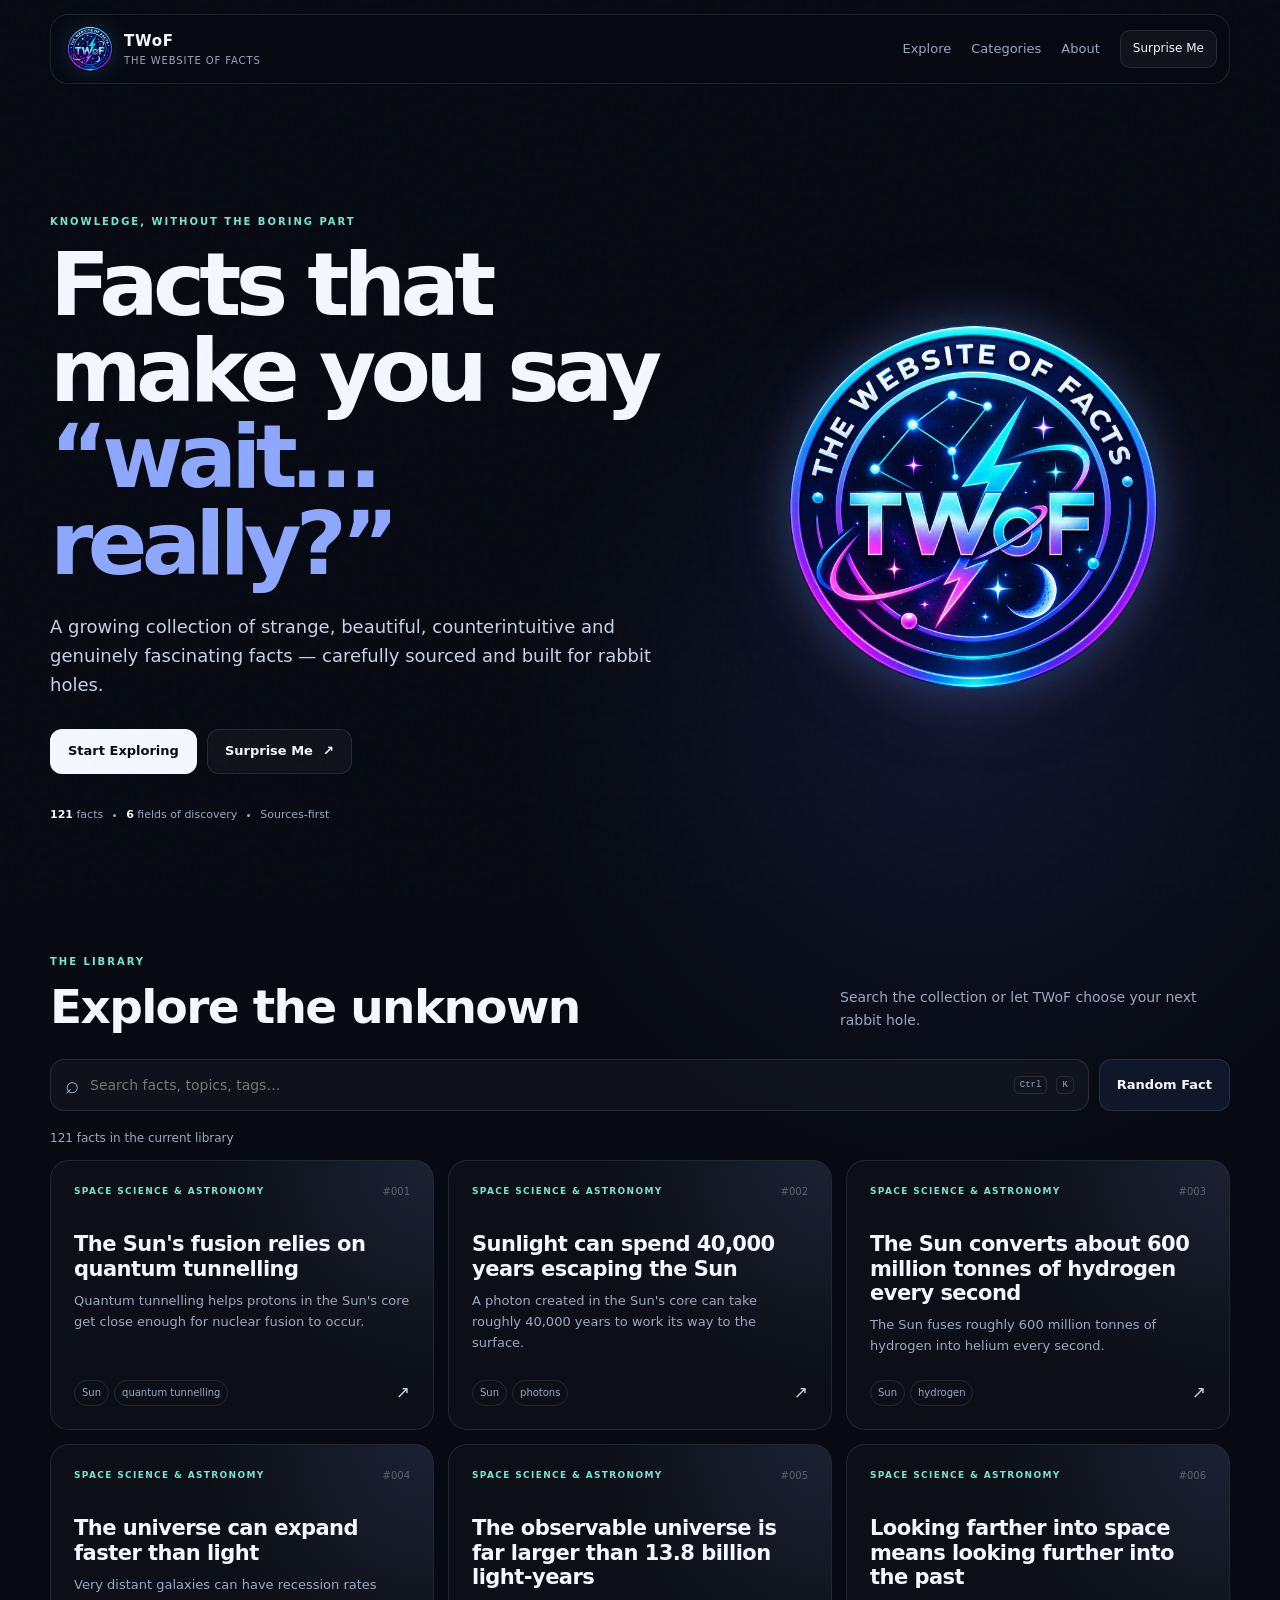
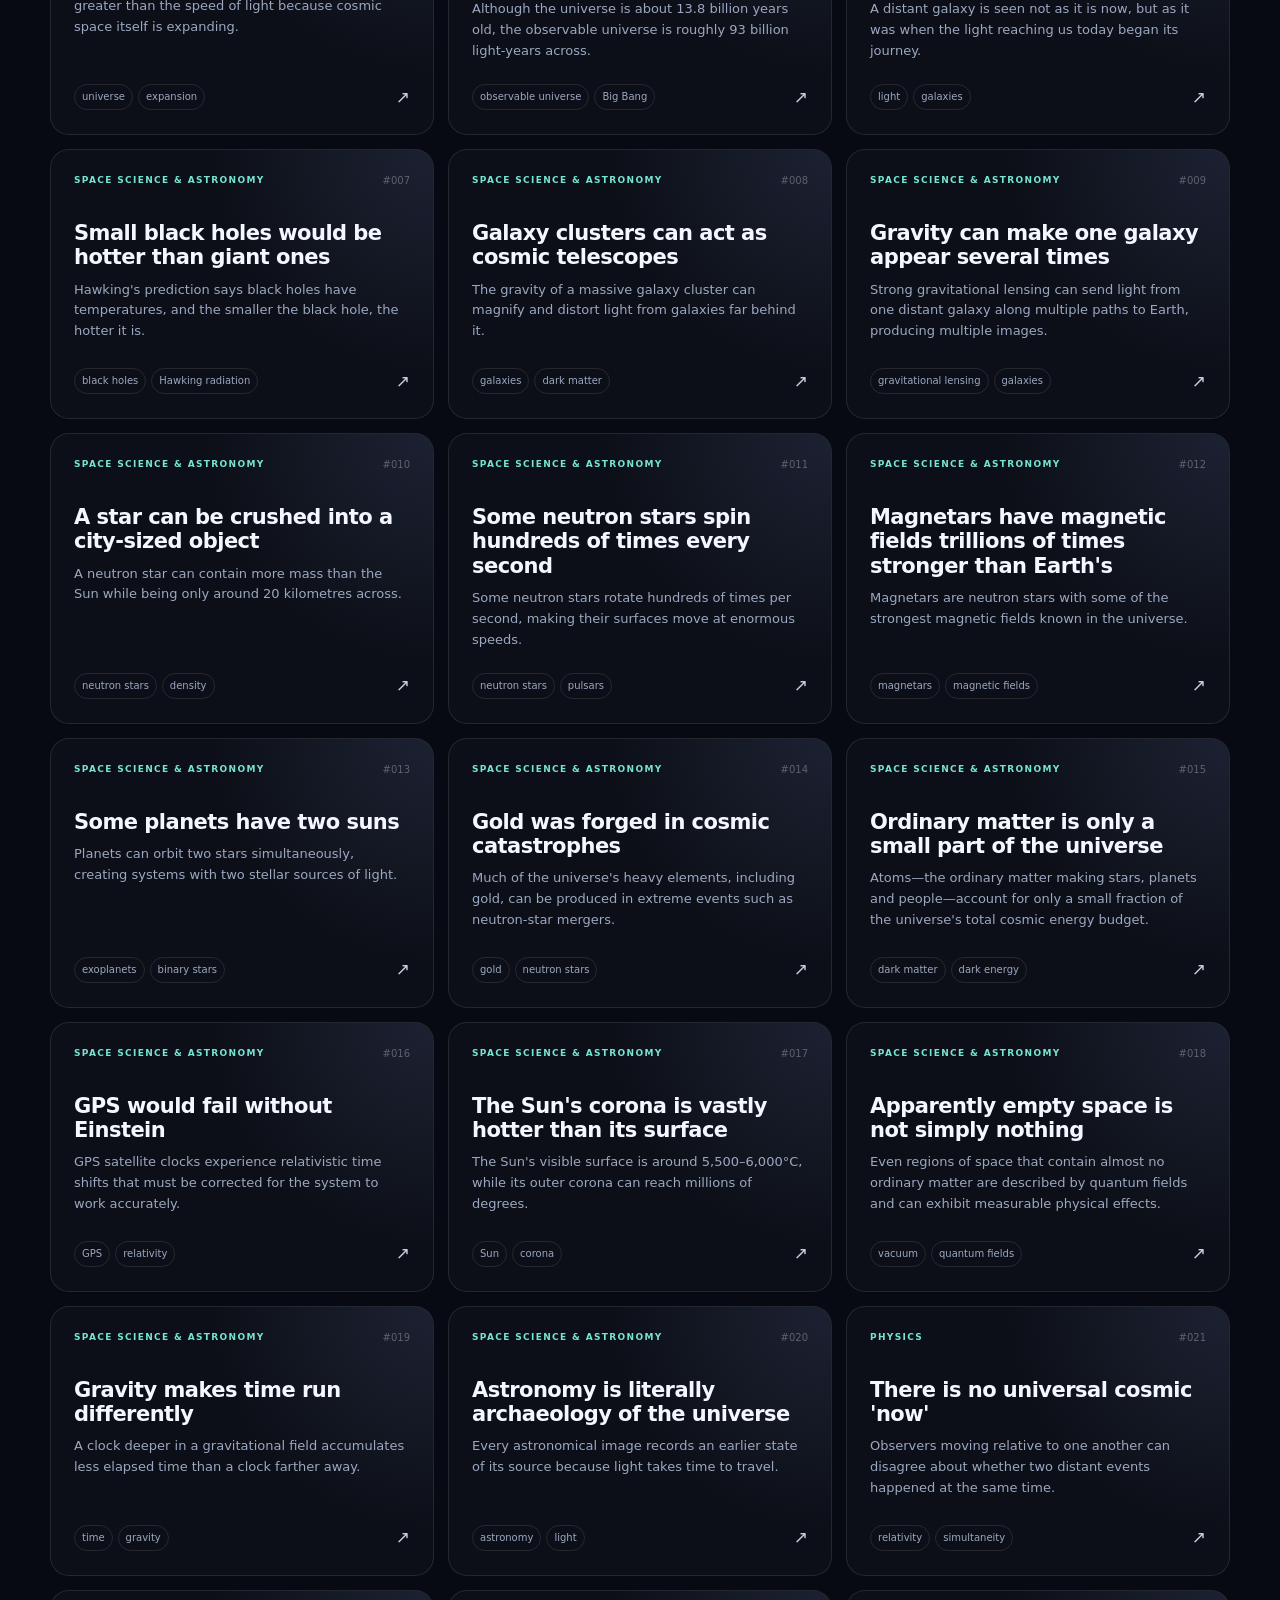
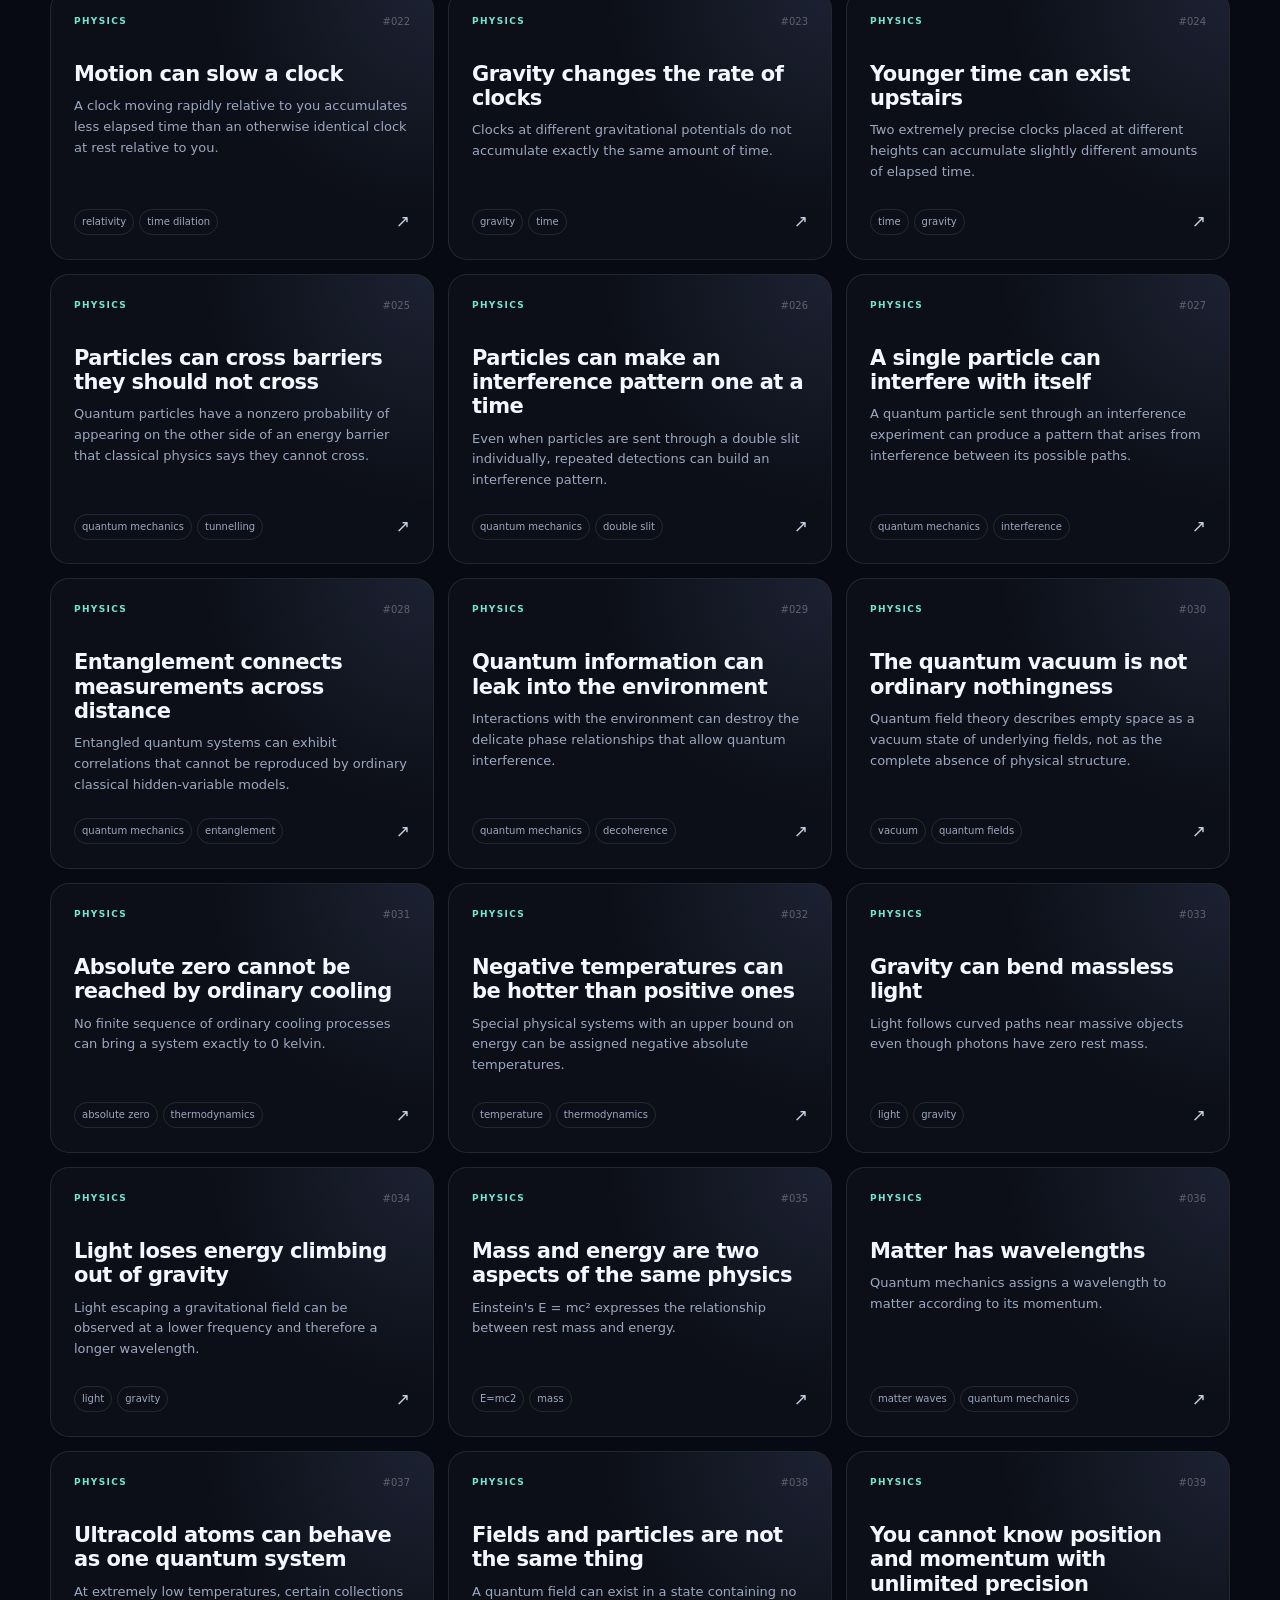
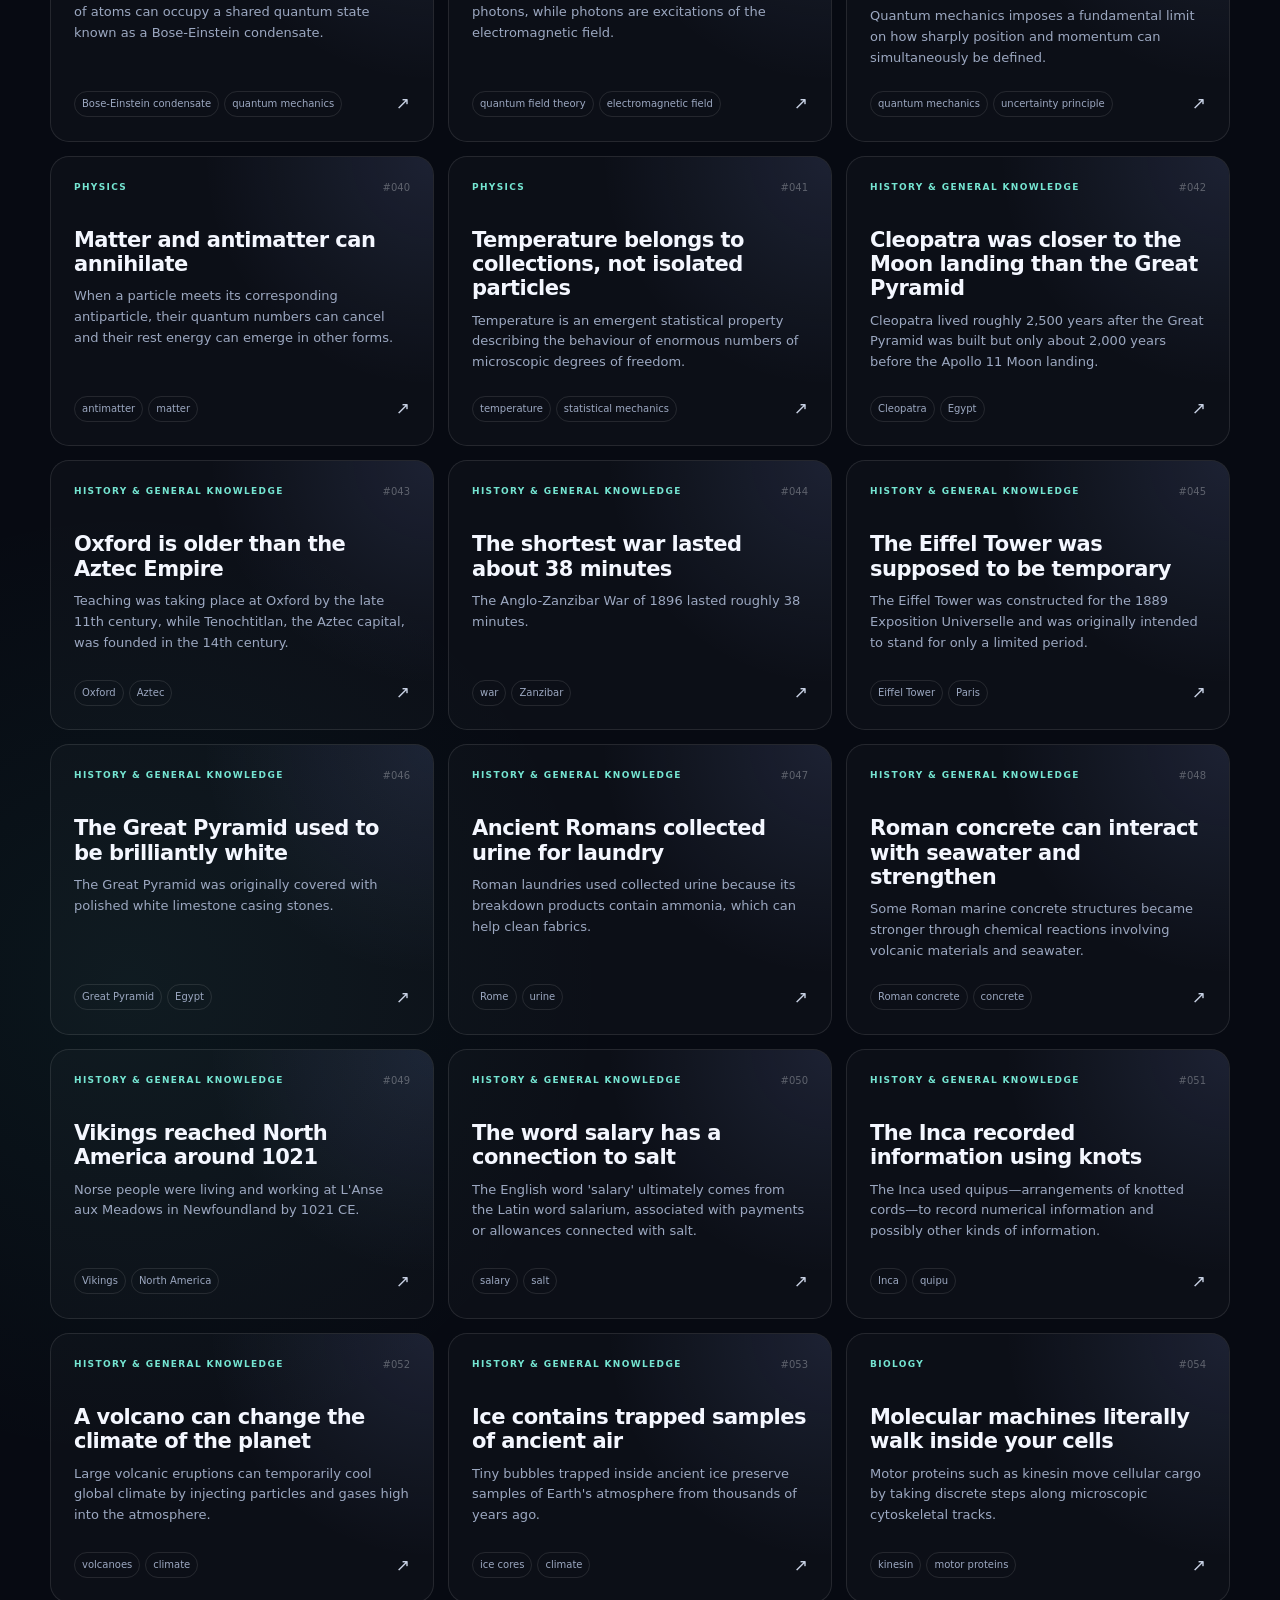
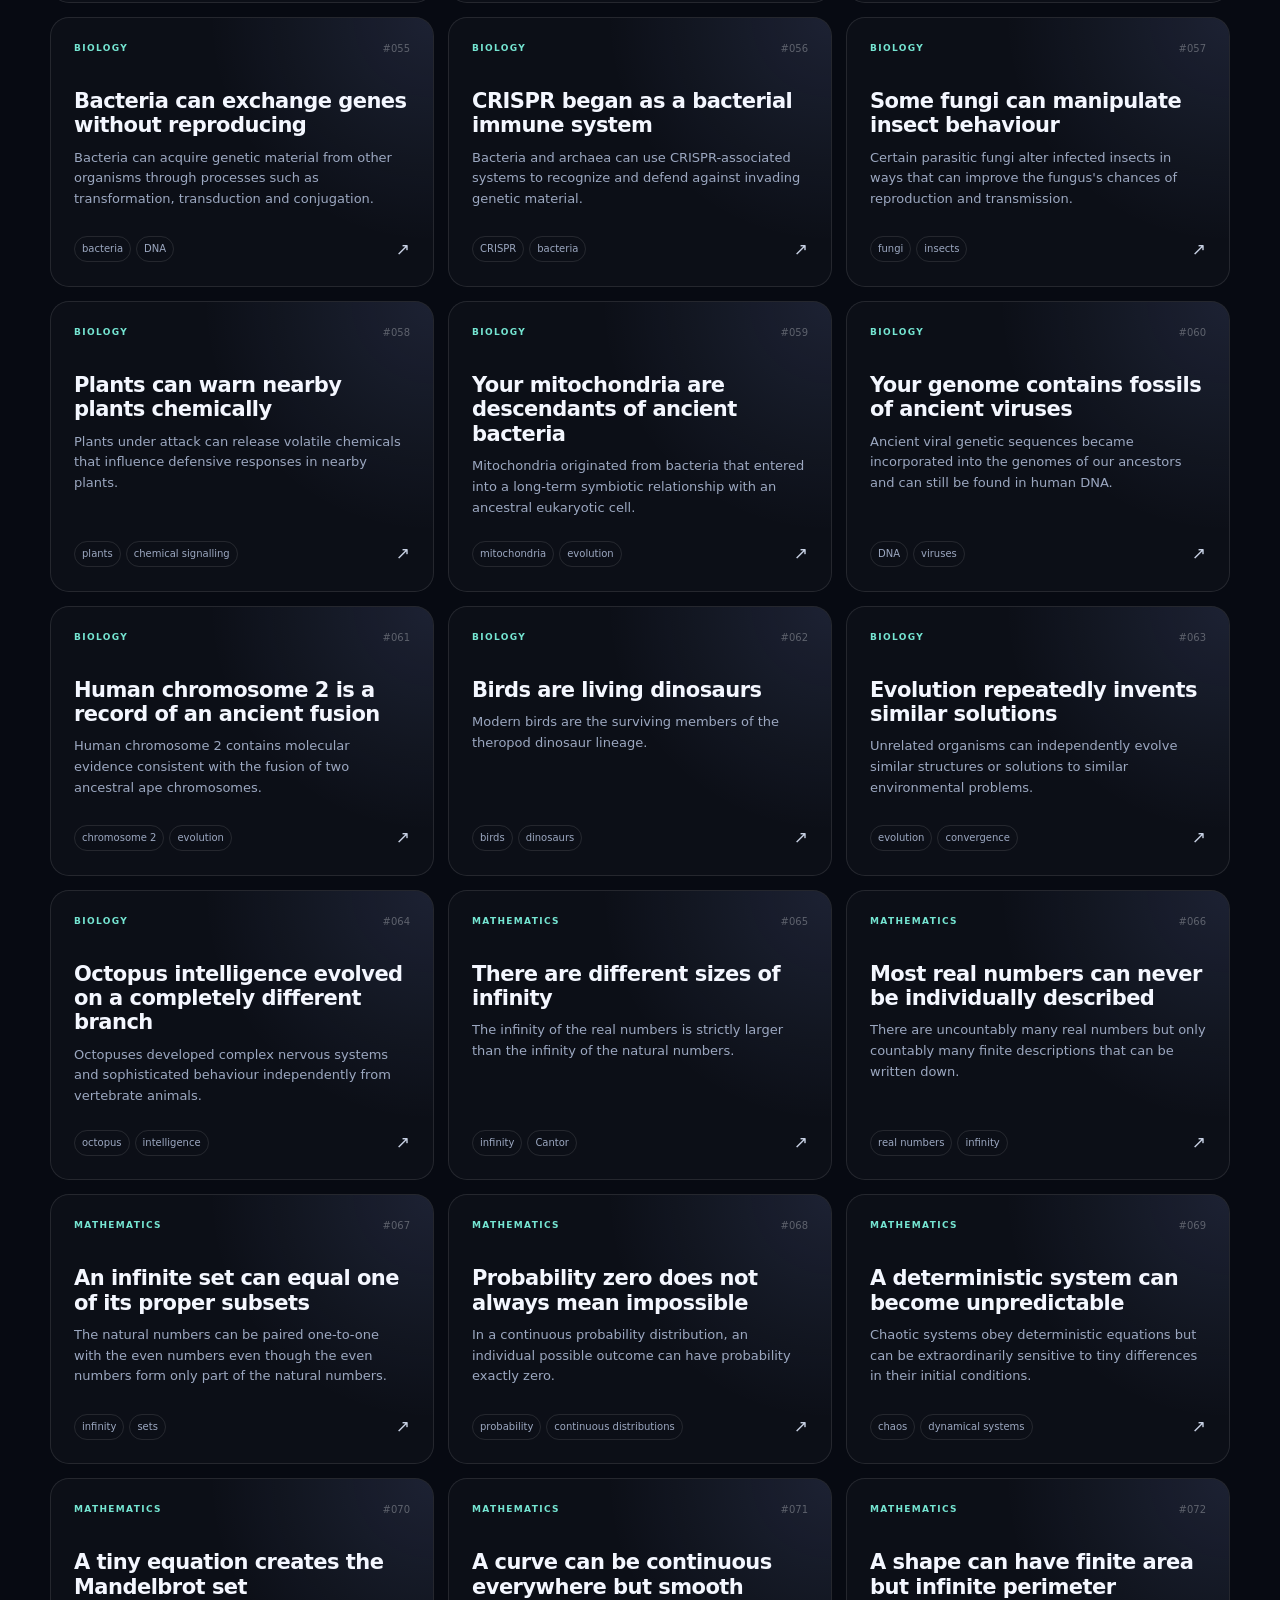
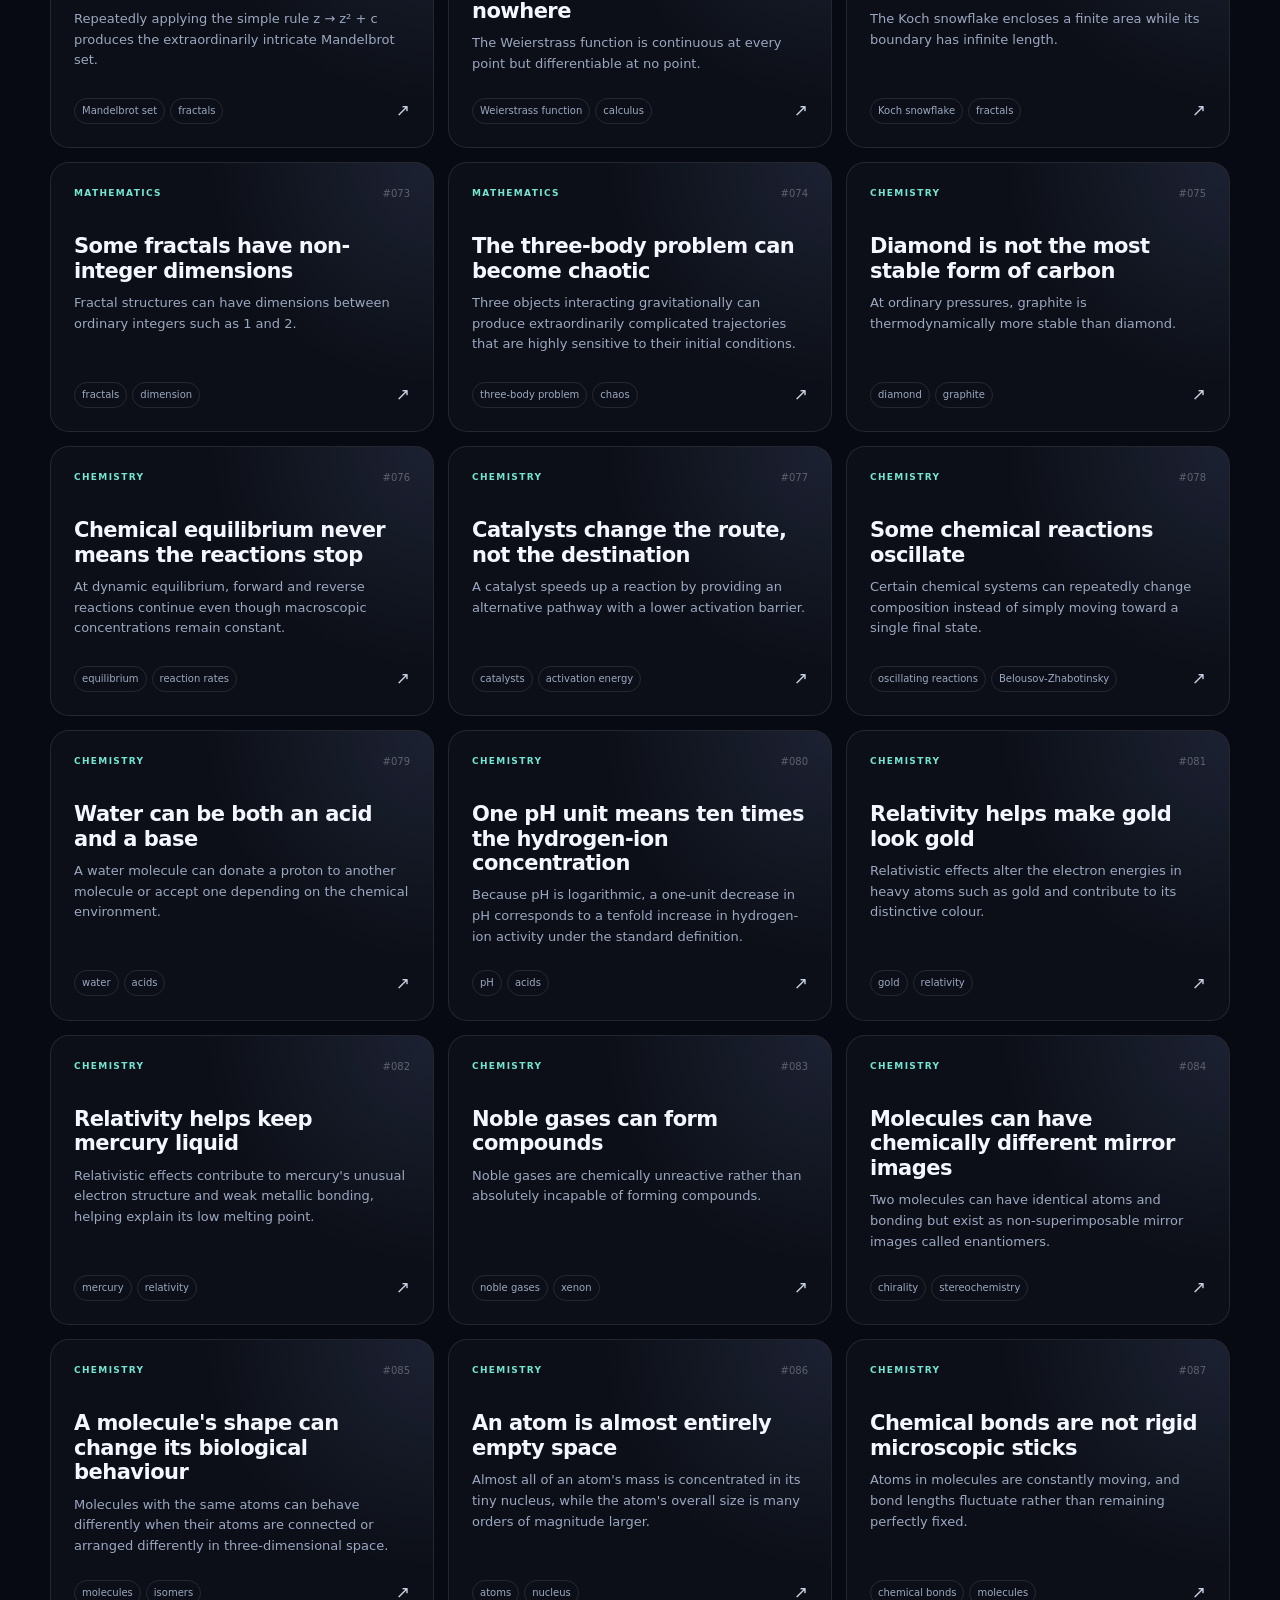
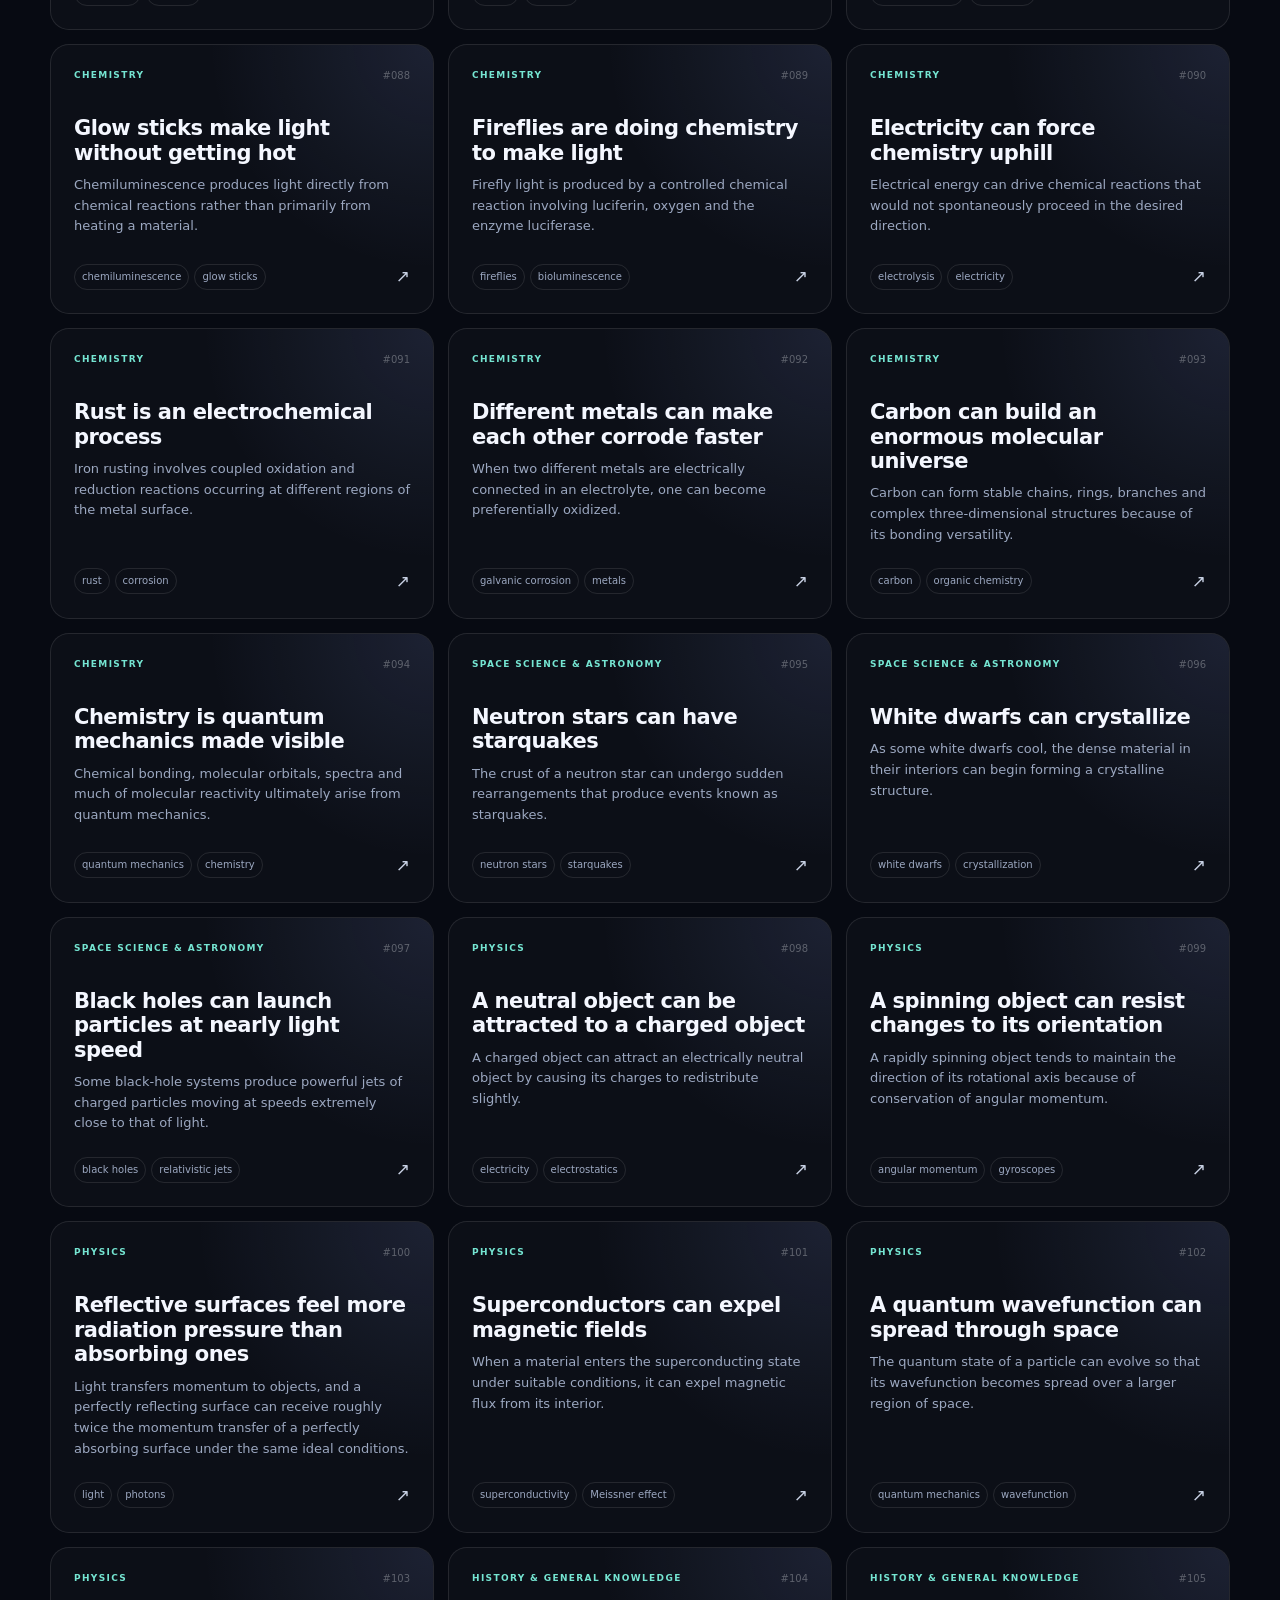
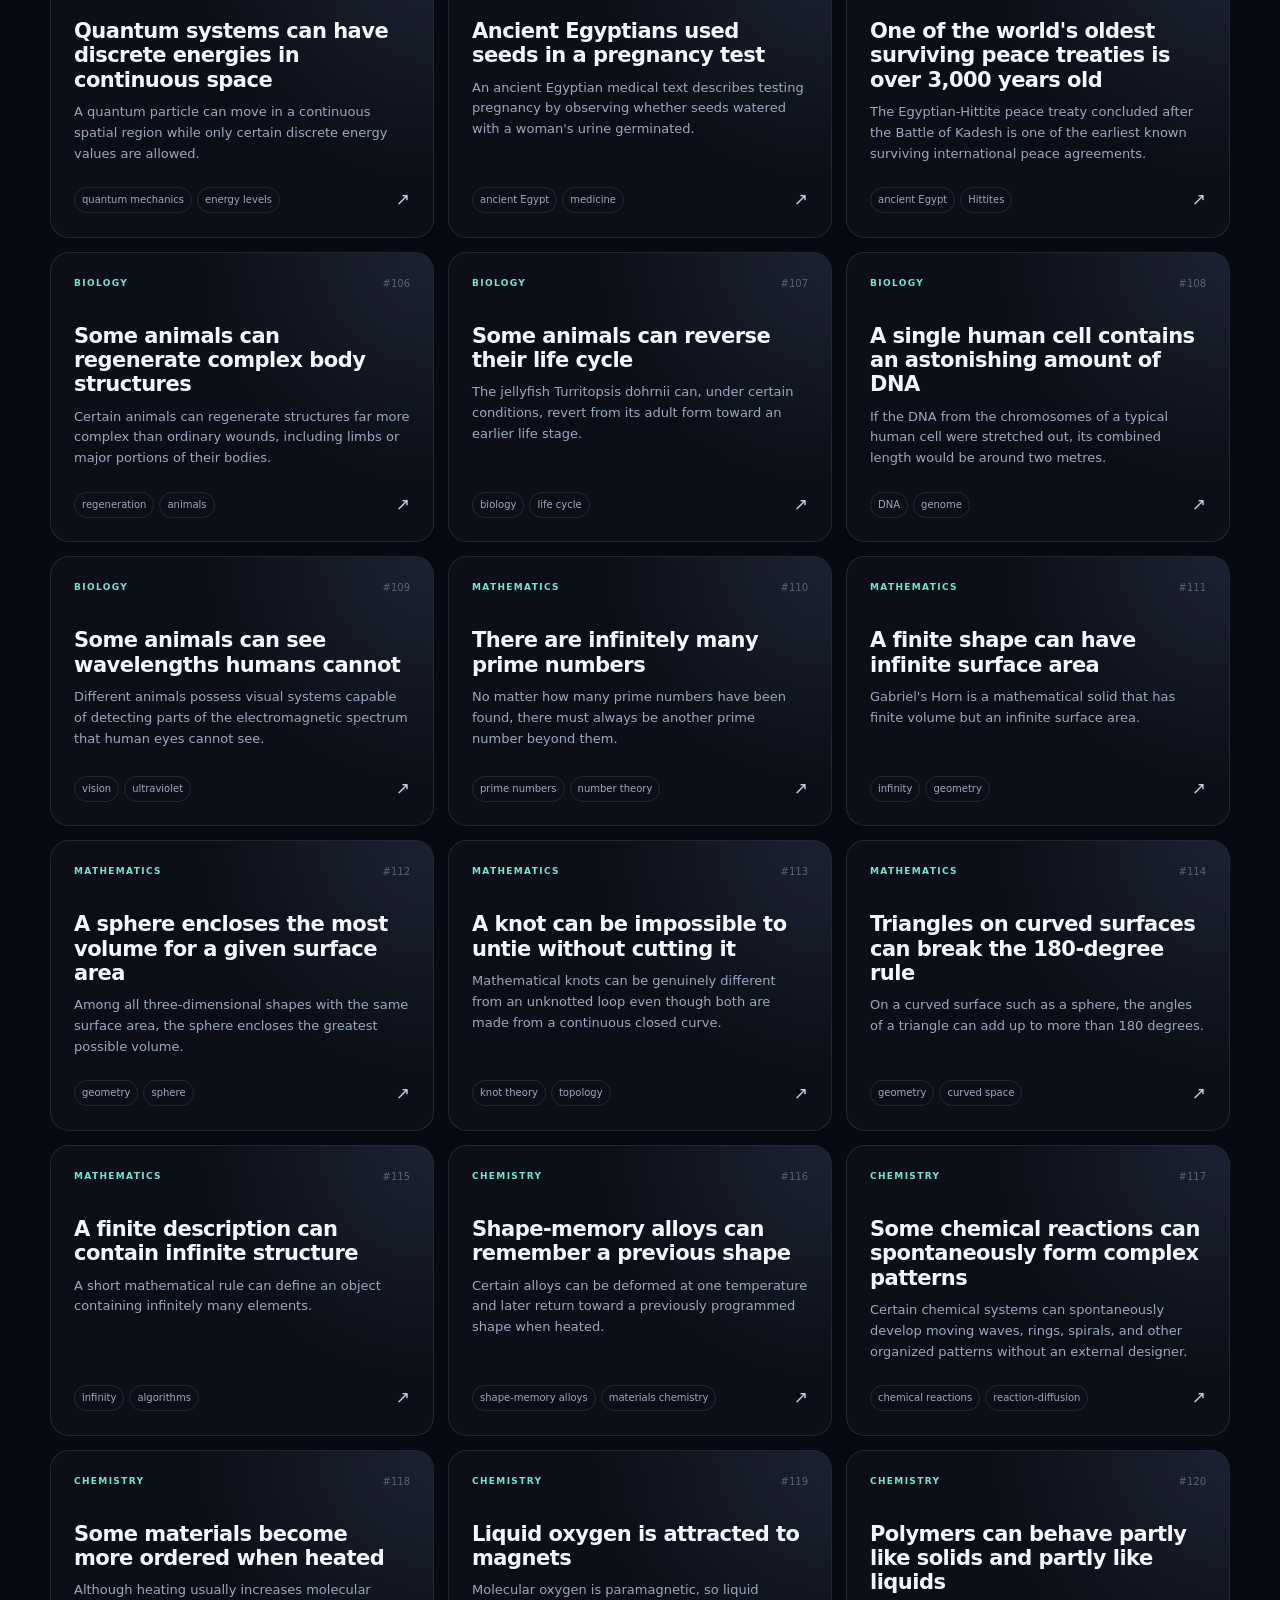
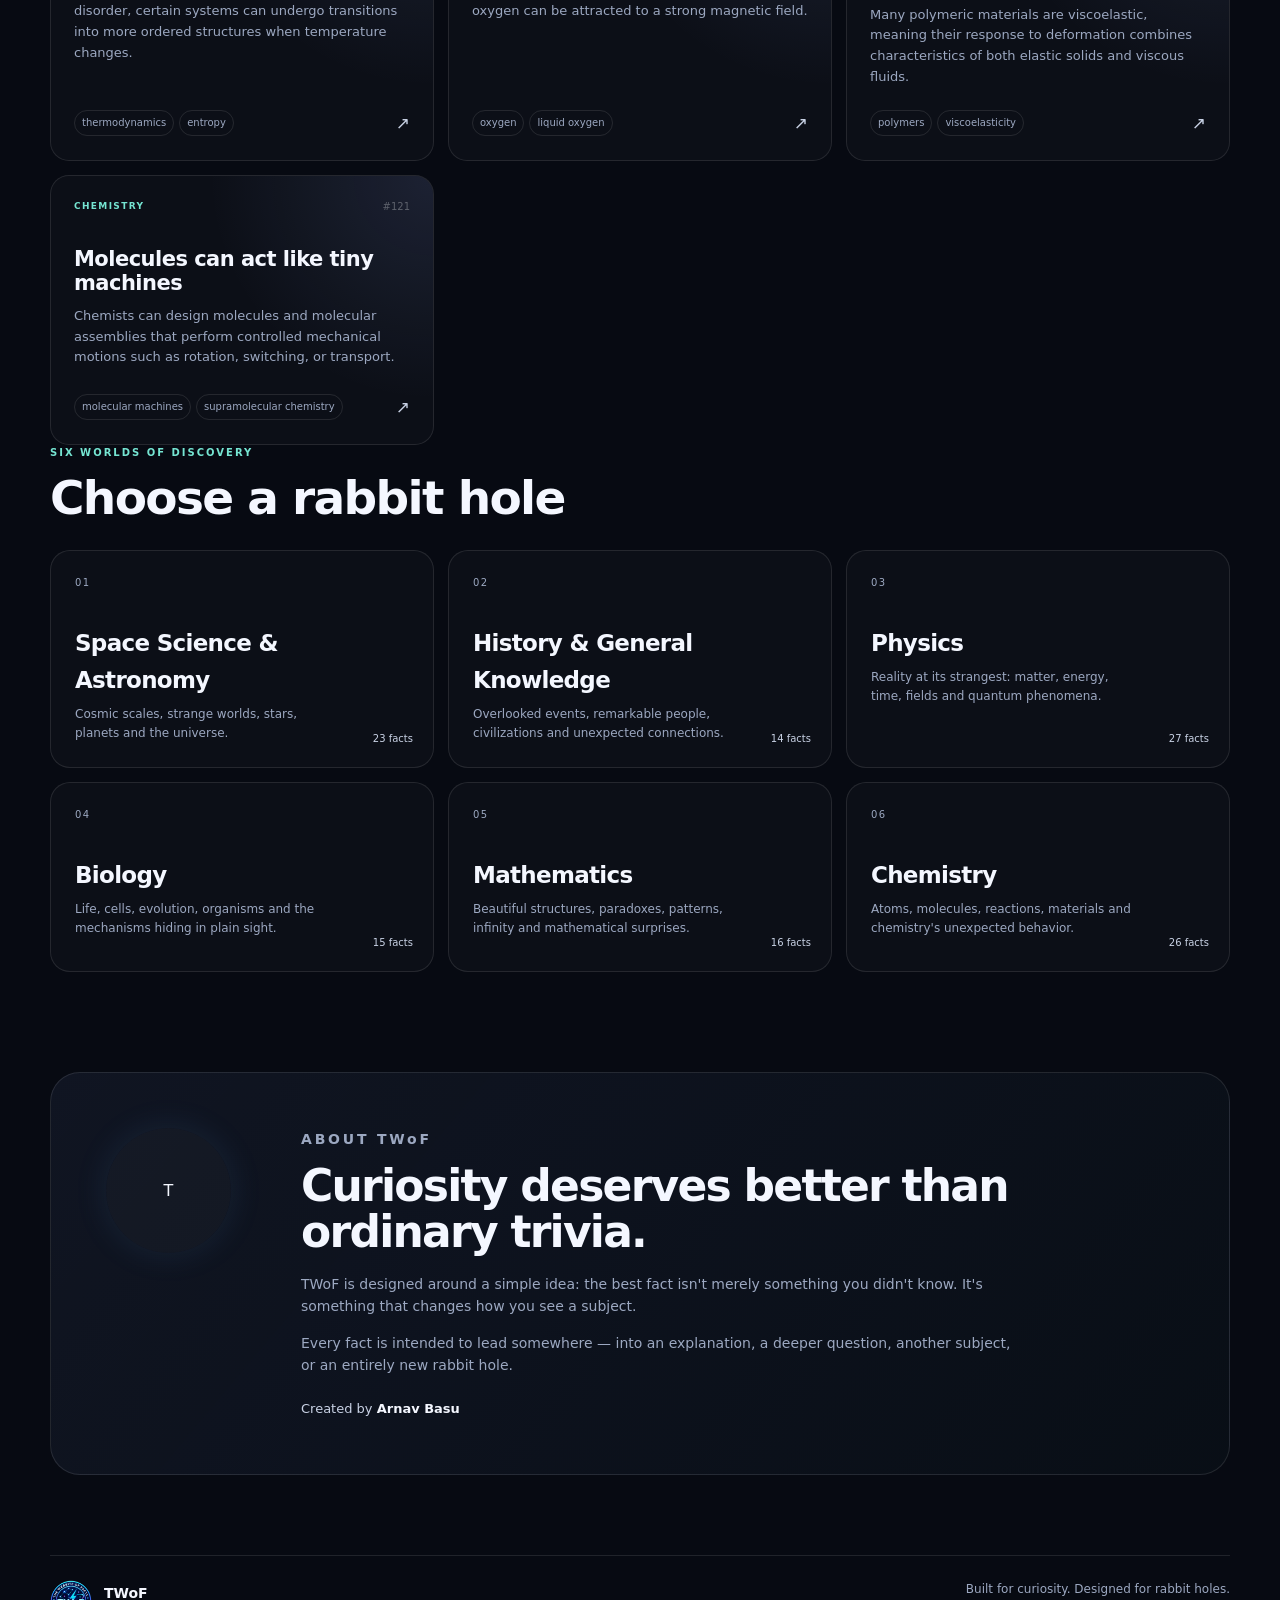
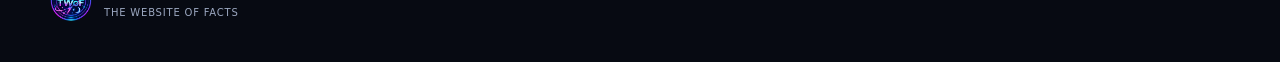
<file: index.html>
<!doctype html>
<html lang="en">
<head>
  <meta charset="utf-8">
  <meta name="viewport" content="width=device-width, initial-scale=1">
  <meta name="description" content="The Website of Facts — a curated exploration of surprising, counterintuitive and fascinating facts. Created by Arnav Basu.">
  <meta name="theme-color" content="#070a12">
  <meta property="og:title" content="The Website of Facts">
  <meta property="og:description" content="Explore facts that make you stop and think: wait, really?">
  <meta property="og:type" content="website">
  <link rel="icon" type="image/png" href="twof-logo.png?v=3">
  <title>The Website of Facts — TWoF</title>
<link rel="stylesheet" href="core.css">
<link rel="stylesheet" href="home.css">
<link rel="stylesheet" href="facts.css">
<link rel="stylesheet" href="categories.css">
<link rel="stylesheet" href="responsive.css">
</head>
<body>
  <div class="site-noise" aria-hidden="true"></div>
  <header class="topbar">
<a class="brand" href="./" aria-label="The Website of Facts home">
  <span class="brand-mark">
    <img src="twof-logo.png" alt="TWoF logo">
  </span>
  <span>
    <strong>TWoF</strong>
    <small>The Website of Facts</small>
  </span>
</a>
    <nav class="nav" aria-label="Primary navigation">
      <a href="#explore">Explore</a>
      <a href="#categories">Categories</a>
      <a href="#about">About</a>
      <button id="randomNav" class="nav-button" type="button">Surprise Me</button>
    </nav>
  </header>

  <main>
    <section class="hero" aria-labelledby="heroTitle">
      <div class="hero-orbit hero-orbit-a" aria-hidden="true"></div>
      <div class="hero-orbit hero-orbit-b" aria-hidden="true"></div>
      <div class="hero-copy">
        <p class="eyebrow">KNOWLEDGE, WITHOUT THE BORING PART</p>
        <h1 id="heroTitle">Facts that make you say<br><span>“wait… really?”</span></h1>
        <p class="hero-lead">A growing collection of strange, beautiful, counterintuitive and genuinely fascinating facts — carefully sourced and built for rabbit holes.</p>
        <div class="hero-actions">
          <a class="button button-primary" href="#explore">Start Exploring</a>
          <button class="button button-ghost" id="randomHero" type="button">Surprise Me <span aria-hidden="true">↗</span></button>
        </div>
        <div class="hero-meta">
          <span><b id="factCount">0</b> facts</span>
          <span class="dot"></span>
          <span><b>6</b> fields of discovery</span>
          <span class="dot"></span>
          <span>Sources-first</span>
        </div>
      </div>
      <div class="hero-visual">

          <div class="logo-glow"></div>

              <img
                class="hero-logo"
                src="twof-logo.png"
                alt="TWoF — The Website of Facts"
              >

      </div>
    </section>

    <section class="explore-section section-shell" id="explore" aria-labelledby="exploreTitle">
      <div class="section-heading">
        <div>
          <p class="eyebrow">THE LIBRARY</p>
          <h2 id="exploreTitle">Explore the unknown</h2>
        </div>
        <p class="section-note">Search the collection or let TWoF choose your next rabbit hole.</p>
      </div>

      <div class="search-row">
        <label class="search-box" for="searchInput">
          <span aria-hidden="true">⌕</span>
          <input id="searchInput" type="search" placeholder="Search facts, topics, tags…" autocomplete="off">
          <kbd>Ctrl</kbd><kbd>K</kbd>
        </label>
        <button id="randomExplore" class="button button-dark" type="button">Random Fact</button>
      </div>

      <div id="searchStatus" class="search-status" aria-live="polite"></div>
      <div id="factGrid" class="fact-grid"></div>
      <div id="emptyState" class="empty-state" hidden>
        <div class="empty-icon">∅</div>
        <h3>No facts here yet.</h3>
        <p>The library is intentionally starting empty. Once facts are added to <code>facts.json</code>, they will appear here automatically.</p>
      </div>
    </section>

    <section class="categories-section section-shell" id="categories" aria-labelledby="categoriesTitle">
      <div class="section-heading">
        <div>
          <p class="eyebrow">SIX WORLDS OF DISCOVERY</p>
          <h2 id="categoriesTitle">Choose a rabbit hole</h2>
        </div>
      </div>
      <div id="categoryGrid" class="category-grid"></div>
    </section>

    <section class="about-section section-shell" id="about" aria-labelledby="aboutTitle">
      <div class="about-panel">
        <div class="about-symbol" aria-hidden="true">T</div>
        <div>
          <p class="eyebrow">ABOUT TWoF</p>
          <h2 id="aboutTitle">Curiosity deserves better than ordinary trivia.</h2>
          <p>TWoF is designed around a simple idea: the best fact isn't merely something you didn't know. It's something that changes how you see a subject.</p>
          <p>Every fact is intended to lead somewhere — into an explanation, a deeper question, another subject, or an entirely new rabbit hole.</p>
          <div class="creator-line">Created by <strong>Arnav Basu</strong></div>
        </div>
      </div>
    </section>
  </main>

  <footer class="footer section-shell">

  <div class="footer-brand">
    <img src="twof-logo.png" alt="TWoF logo">

    <div>
      <strong>TWoF</strong>
      <span>The Website of Facts</span>
    </div>
    </div>

     <p>Built for curiosity. Designed for rabbit holes.</p>

  </footer>

  <dialog id="factDialog" class="fact-dialog" aria-labelledby="dialogTitle">
    <button class="dialog-close" id="dialogClose" type="button" aria-label="Close fact">×</button>
    <div id="dialogContent"></div>
  </dialog>

  <div id="toast" class="toast" role="status" aria-live="polite"></div>
<script type="module" src="app.js"></script>
</body>
</html>
</file>
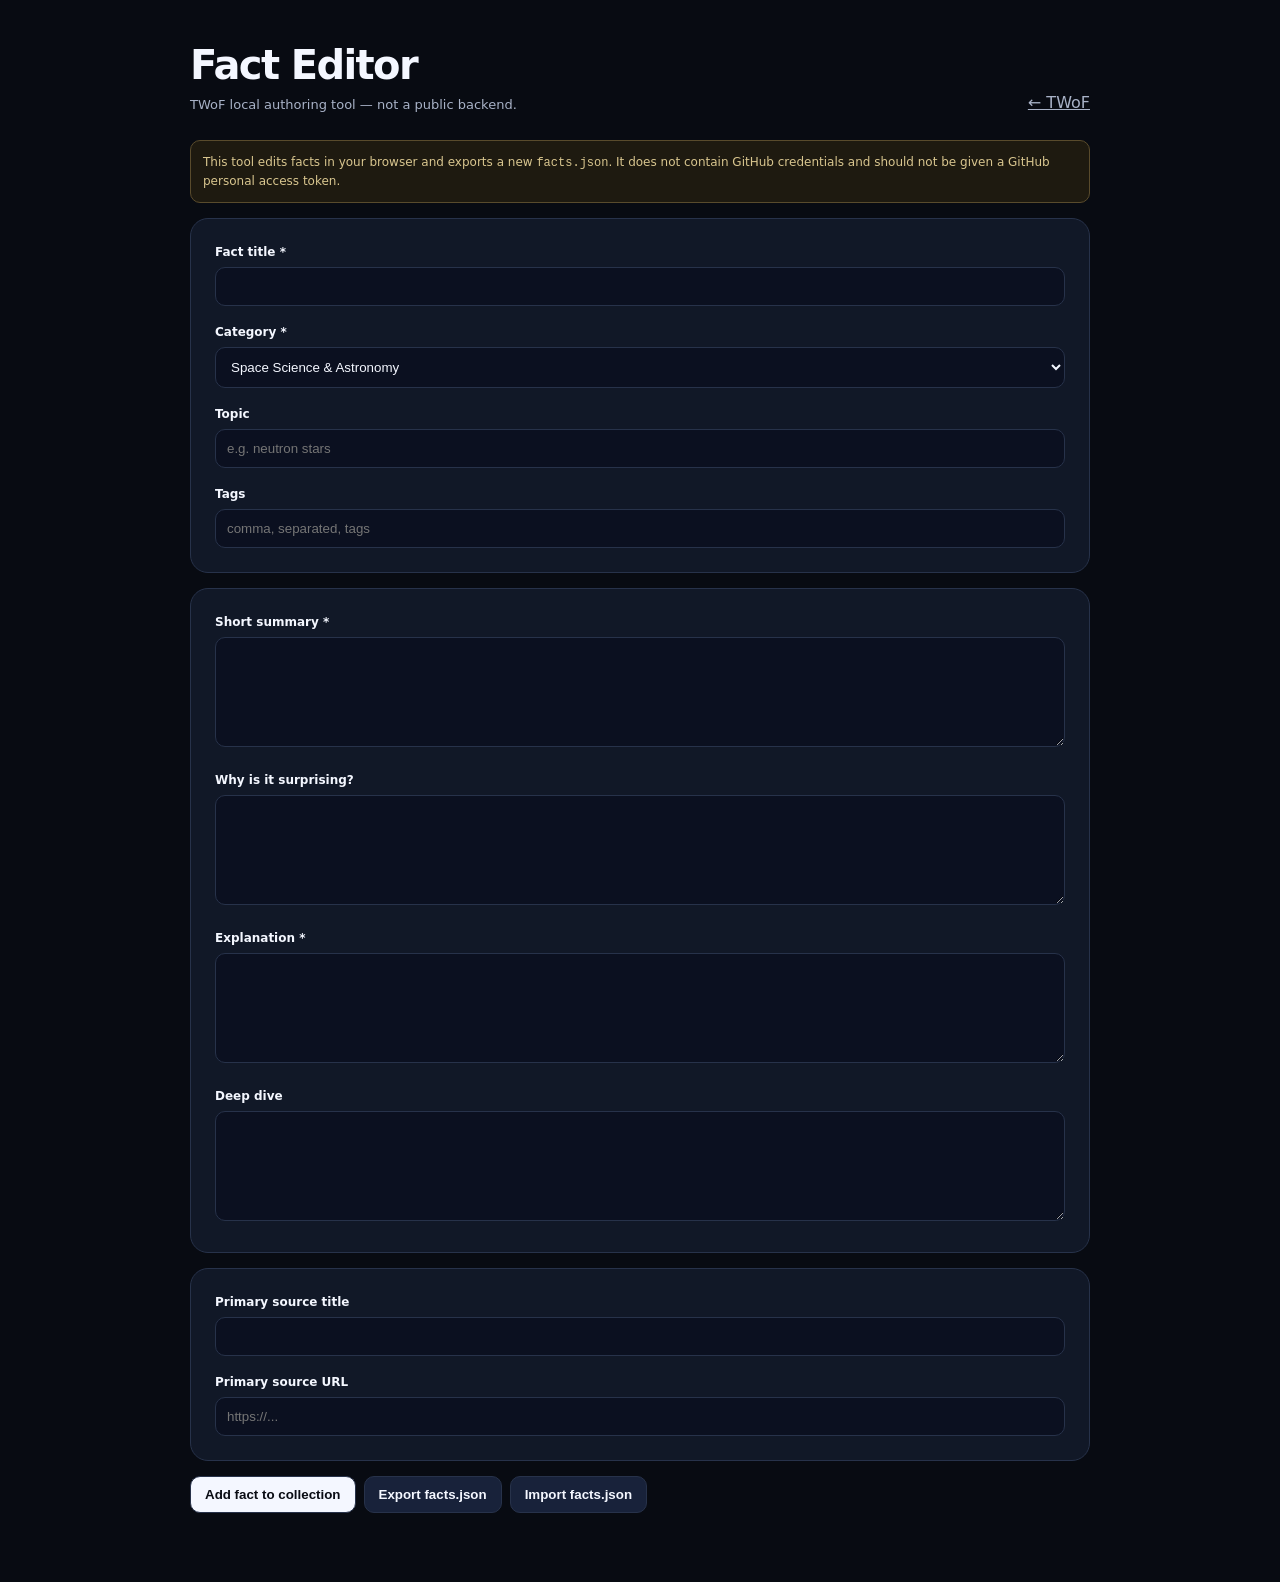
<file: fact-editor.html>
<!doctype html>
<html lang="en">
<head>
  <meta charset="utf-8">
  <meta name="viewport" content="width=device-width, initial-scale=1">
  <title>TWoF Fact Editor</title>
  <style>
    :root{--bg:#080b12;--panel:#111827;--line:#27324a;--text:#f4f7ff;--muted:#a8b2c7;--accent:#8ea8ff;--good:#75e5d2}
    *{box-sizing:border-box}body{margin:0;background:var(--bg);color:var(--text);font-family:system-ui,sans-serif;line-height:1.5}
    main{width:min(900px,calc(100% - 28px));margin:35px auto 70px}.top{display:flex;justify-content:space-between;gap:20px;align-items:end;margin-bottom:25px}
    h1{margin:0;font-size:40px;letter-spacing:-.04em}.note{color:var(--muted);font-size:13px}.panel{padding:24px;border:1px solid var(--line);border-radius:18px;background:var(--panel);margin-bottom:15px}
    label{display:block;font-size:12px;font-weight:700;margin:0 0 6px}.field{margin-bottom:17px}.field:last-child{margin-bottom:0}
    input,textarea,select{width:100%;border:1px solid var(--line);background:#0b1020;color:var(--text);border-radius:10px;padding:11px;outline:none}
    textarea{min-height:110px;resize:vertical}button{border:1px solid var(--line);background:#18223a;color:var(--text);border-radius:10px;padding:10px 14px;font-weight:700;cursor:pointer}
    button.primary{background:var(--text);color:#090c14}.actions{display:flex;flex-wrap:wrap;gap:8px}.status{margin-top:12px;color:var(--good);font-size:12px}
    .warning{padding:12px;border:1px solid #594b2c;background:#1e1a10;color:#d9c68f;border-radius:10px;font-size:12px;margin-bottom:15px}
  </style>
</head>
<body>
<main>
  <div class="top">
    <div><h1>Fact Editor</h1><div class="note">TWoF local authoring tool — not a public backend.</div></div>
    <a href="../" style="color:var(--muted)">← TWoF</a>
  </div>
  <div class="warning">This tool edits facts in your browser and exports a new <code>facts.json</code>. It does not contain GitHub credentials and should not be given a GitHub personal access token.</div>
  <form id="factForm">
    <section class="panel">
      <div class="field"><label for="title">Fact title *</label><input id="title" required></div>
      <div class="field"><label for="category">Category *</label>
        <select id="category" required>
          <option value="space">Space Science & Astronomy</option><option value="history">History & General Knowledge</option>
          <option value="physics">Physics</option><option value="biology">Biology</option>
          <option value="mathematics">Mathematics</option><option value="chemistry">Chemistry</option>
        </select>
      </div>
      <div class="field"><label for="topic">Topic</label><input id="topic" placeholder="e.g. neutron stars"></div>
      <div class="field"><label for="tags">Tags</label><input id="tags" placeholder="comma, separated, tags"></div>
    </section>
    <section class="panel">
      <div class="field"><label for="summary">Short summary *</label><textarea id="summary" required></textarea></div>
      <div class="field"><label for="why">Why is it surprising?</label><textarea id="why"></textarea></div>
      <div class="field"><label for="explanation">Explanation *</label><textarea id="explanation" required></textarea></div>
      <div class="field"><label for="deepDive">Deep dive</label><textarea id="deepDive"></textarea></div>
    </section>
    <section class="panel">
      <div class="field"><label for="sourceTitle">Primary source title</label><input id="sourceTitle"></div>
      <div class="field"><label for="sourceUrl">Primary source URL</label><input id="sourceUrl" type="url" placeholder="https://..."></div>
    </section>
    <div class="actions">
      <button class="primary" type="submit">Add fact to collection</button>
      <button type="button" id="download">Export facts.json</button>
      <button type="button" id="import">Import facts.json</button>
      <input id="file" type="file" accept=".json,application/json" hidden>
    </div>
    <div class="status" id="status" aria-live="polite"></div>
  </form>
</main>
<script>
let library={version:1,facts:[]};
const $=id=>document.getElementById(id);
function slug(s){return s.toLowerCase().trim().replace(/[^a-z0-9]+/g,"-").replace(/^-|-$/g,"")}
function clear(){["title","topic","tags","summary","why","explanation","deepDive","sourceTitle","sourceUrl"].forEach(id=>$(id).value="")}
$("factForm").addEventListener("submit",e=>{
  e.preventDefault();
  const title=$("title").value.trim();
  const fact={
    id: `${slug(title).slice(0,55)}-${Date.now().toString(36)}`,
    title, category:$("category").value, topic:$("topic").value.trim(),
    tags:$("tags").value.split(",").map(x=>x.trim()).filter(Boolean),
    summary:$("summary").value.trim(), whySurprising:$("why").value.trim(),
    explanation:$("explanation").value.trim(), deepDive:$("deepDive").value.trim(),
    sources:$("sourceUrl").value.trim() ? [{title:$("sourceTitle").value.trim() || $("sourceUrl").value.trim(),url:$("sourceUrl").value.trim()}] : []
  };
  library.facts.push(fact); clear();
  $("status").textContent=`Added "${title}". ${library.facts.length} fact(s) ready to export.`;
});
$("download").addEventListener("click",()=>{
  const blob=new Blob([JSON.stringify(library,null,2)+"\n"],{type:"application/json"});
  const a=document.createElement("a");a.href=URL.createObjectURL(blob);a.download="facts.json";a.click();URL.revokeObjectURL(a.href);
  $("status").textContent="facts.json exported.";
});
$("import").addEventListener("click",()=>$("file").click());
$("file").addEventListener("change",async e=>{
  const file=e.target.files[0]; if(!file)return;
  try{const parsed=JSON.parse(await file.text()); if(!Array.isArray(parsed.facts))throw new Error("No facts array found."); library=parsed; $("status").textContent=`Imported ${library.facts.length} fact(s).`;}
  catch(err){$("status").textContent="Import failed: "+err.message}
});
</script>
</body>
</html>
</file>
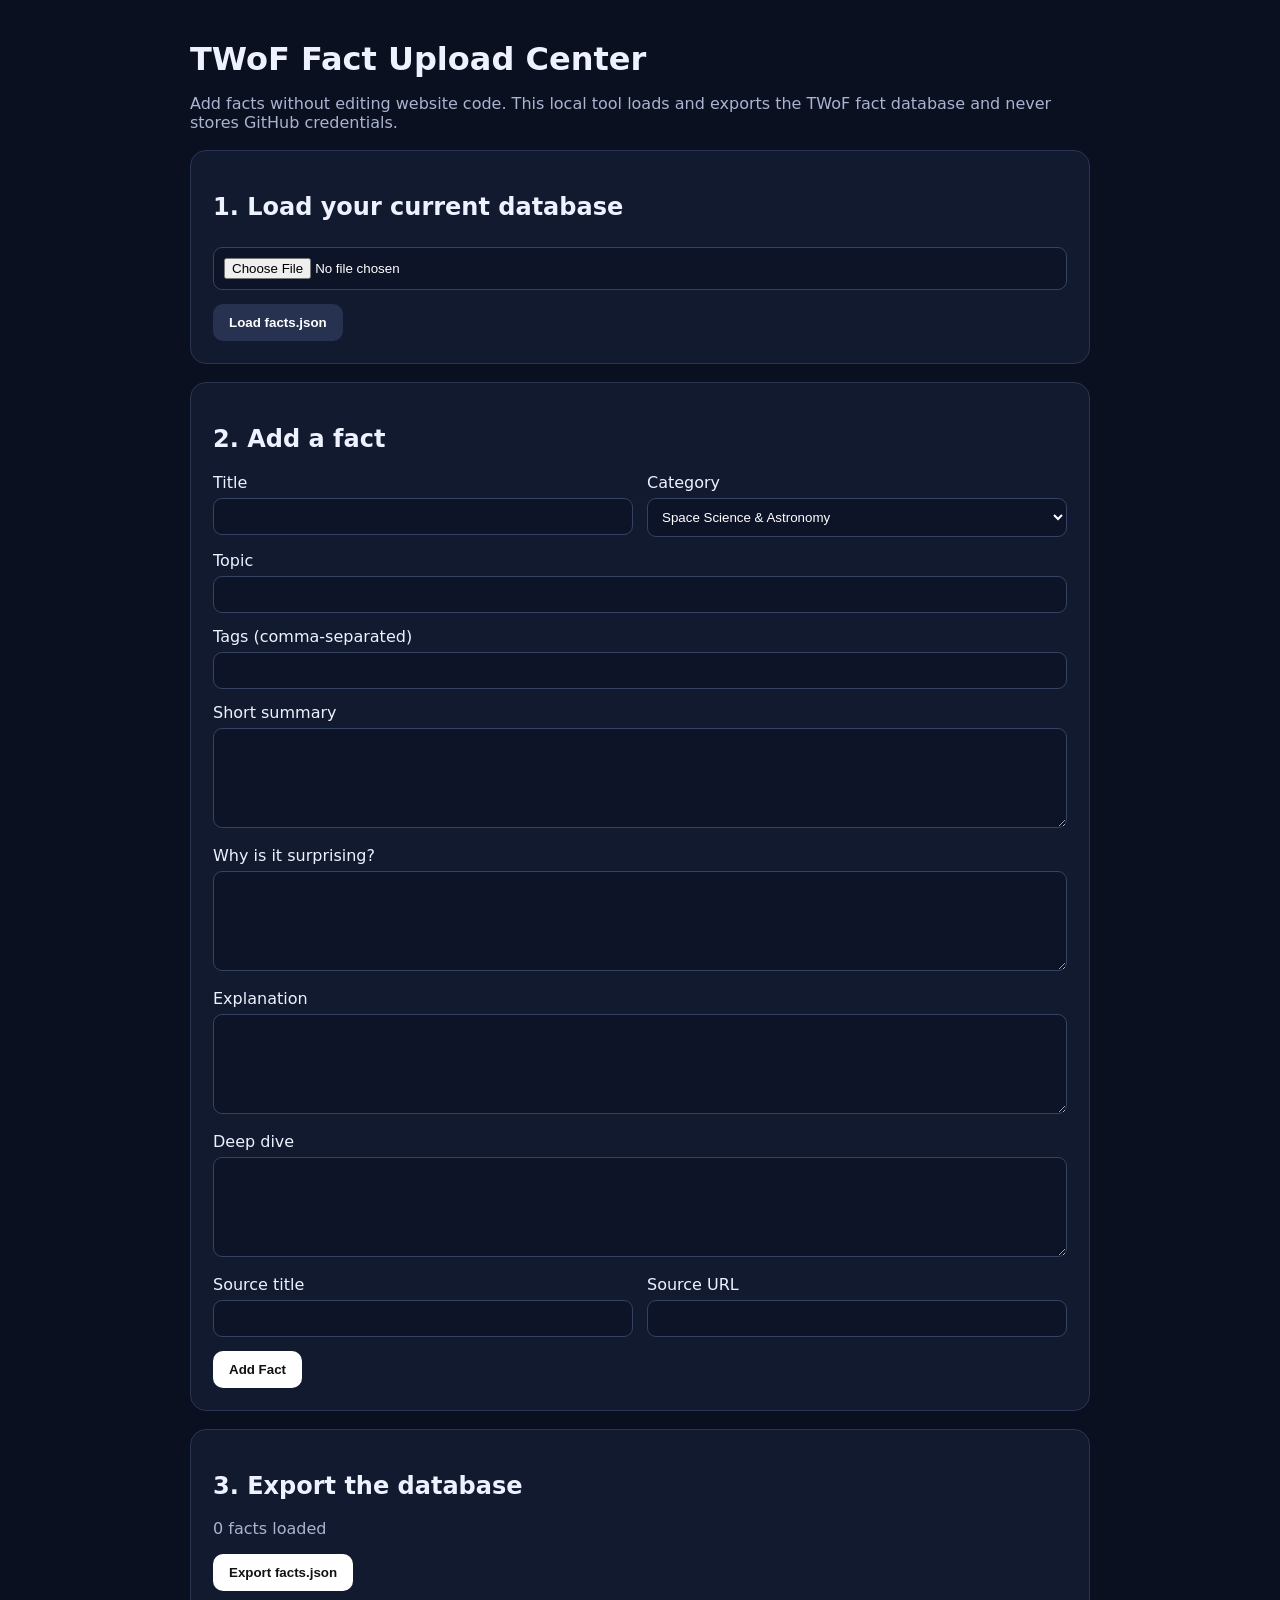
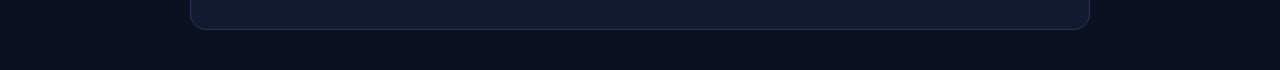
<file: fact-upload.html>
<!doctype html><html lang="en"><head><meta charset="utf-8"><meta name="viewport" content="width=device-width,initial-scale=1"><title>TWoF — Fact Upload Center</title><style>body{font-family:system-ui,sans-serif;max-width:900px;margin:40px auto;padding:0 20px;background:#0b1020;color:#eef2ff}h1{margin-bottom:6px}.muted{color:#aab4d0}.card{background:#121a30;border:1px solid #293452;border-radius:16px;padding:22px;margin:18px 0}button{padding:11px 16px;border:0;border-radius:10px;cursor:pointer;font-weight:700}.primary{background:#fff;color:#111}.secondary{background:#26324f;color:#fff}input,select,textarea{width:100%;box-sizing:border-box;margin-top:6px;margin-bottom:14px;padding:10px;border-radius:9px;border:1px solid #354263;background:#0d1427;color:#fff}textarea{min-height:100px}.row{display:grid;grid-template-columns:1fr 1fr;gap:14px}@media(max-width:700px){.row{grid-template-columns:1fr}}#status{white-space:pre-wrap}</style></head><body><h1>TWoF Fact Upload Center</h1><p class="muted">Add facts without editing website code. This local tool loads and exports the TWoF fact database and never stores GitHub credentials.</p><div class="card"><h2>1. Load your current database</h2><input id="file" type="file" accept=".json,application/json"><button class="secondary" onclick="loadFile()">Load facts.json</button></div><div class="card"><h2>2. Add a fact</h2><div class="row"><div><label>Title</label><input id="title"></div><div><label>Category</label><select id="category"><option value="space">Space Science & Astronomy</option><option value="history">History & General Knowledge</option><option value="physics">Physics</option><option value="biology">Biology</option><option value="mathematics">Mathematics</option><option value="chemistry">Chemistry</option></select></div></div><label>Topic</label><input id="topic"><label>Tags (comma-separated)</label><input id="tags"><label>Short summary</label><textarea id="summary"></textarea><label>Why is it surprising?</label><textarea id="whySurprising"></textarea><label>Explanation</label><textarea id="explanation"></textarea><label>Deep dive</label><textarea id="deepDive"></textarea><div class="row"><div><label>Source title</label><input id="sourceTitle"></div><div><label>Source URL</label><input id="sourceUrl" type="url"></div></div><button class="primary" onclick="addFact()">Add Fact</button></div><div class="card"><h2>3. Export the database</h2><p id="count" class="muted">0 facts loaded</p><button class="primary" onclick="downloadJson()">Export facts.json</button><p id="status" class="muted"></p></div><script>let db={version:1,facts:[]};const ids=['title','topic','tags','summary','whySurprising','explanation','deepDive','sourceTitle','sourceUrl'];function loadFile(){const f=document.getElementById('file').files[0];if(!f){status('Choose your current facts.json first.');return}const r=new FileReader();r.onload=()=>{try{const x=JSON.parse(r.result);if(!Array.isArray(x.facts))throw new Error('Invalid facts.json: facts must be an array.');db=x;refresh();status('Loaded successfully.')}catch(e){status(e.message)}};r.readAsText(f)}function val(id){return document.getElementById(id).value.trim()}function addFact(){const fact={id:'fact-'+Date.now(),title:val('title'),category:val('category'),topic:val('topic'),tags:val('tags').split(',').map(x=>x.trim()).filter(Boolean),summary:val('summary'),whySurprising:val('whySurprising'),explanation:val('explanation'),deepDive:val('deepDive'),sources:[{title:val('sourceTitle'),url:val('sourceUrl')}]};if(!fact.title||!fact.summary||!fact.explanation||!fact.sourceTitle||!fact.sources[0].url){status('Please fill the title, summary, explanation, source title, and source URL.');return}db.facts.push(fact);refresh();status('Fact added. Export facts.json when ready.');ids.forEach(id=>document.getElementById(id).value='')}function refresh(){document.getElementById('count').textContent=db.facts.length+' fact'+(db.facts.length===1?'':'s')+' loaded'}function downloadJson(){const blob=new Blob([JSON.stringify(db,null,2)],{type:'application/json'});const a=document.createElement('a');a.href=URL.createObjectURL(blob);a.download='facts.json';a.click();status('facts.json exported. Replace facts.json with this file before publishing.')}function status(x){document.getElementById('status').textContent=x}refresh();</script></body></html>
</file>
<file: core.css>
:root {
  --bg: #070a12;
  --bg-2: #0b1020;
  --panel: rgba(17, 24, 42, .72);
  --panel-solid: #10172a;
  --line: rgba(255,255,255,.10);
  --line-strong: rgba(255,255,255,.18);
  --text: #f4f7ff;
  --muted: #9ca8c1;
  --soft: #c9d2e5;
  --accent: #8ea8ff;
  --accent-2: #75e5d2;
  --warning: #ffd37d;
  --danger: #ff8c9c;
  --radius: 22px;
  --max: 1180px;
  --shadow: 0 25px 80px rgba(0,0,0,.32);
}
* { box-sizing: border-box; }
html { scroll-behavior: smooth; }
body {
  margin: 0;
  min-height: 100vh;
  background:
    radial-gradient(circle at 75% 5%, rgba(92, 118, 255, .11), transparent 28rem),
    radial-gradient(circle at 10% 40%, rgba(68, 217, 193, .06), transparent 30rem),
    var(--bg);
  color: var(--text);
  font-family: Inter, ui-sans-serif, system-ui, -apple-system, BlinkMacSystemFont, "Segoe UI", sans-serif;
  line-height: 1.6;
}
body::before {
  content: "";
  position: fixed;
  inset: 0;
  pointer-events: none;
  opacity: .20;
  background-image:
    linear-gradient(rgba(255,255,255,.025) 1px, transparent 1px),
    linear-gradient(90deg, rgba(255,255,255,.025) 1px, transparent 1px);
  background-size: 56px 56px;
  mask-image: linear-gradient(to bottom, black, transparent 85%);
}
a { color: inherit; }
button, input { font: inherit; }
button { cursor: pointer; }
code { color: var(--accent-2); }
.site-noise { position: fixed; inset: 0; pointer-events: none; opacity: .018; background-image: url("data:image/svg+xml,%3Csvg viewBox='0 0 160 160' xmlns='http://www.w3.org/2000/svg'%3E%3Cfilter id='n'%3E%3CfeTurbulence type='fractalNoise' baseFrequency='.9' numOctaves='4' stitchTiles='stitch'/%3E%3C/filter%3E%3Crect width='100%25' height='100%25' filter='url(%23n)' opacity='.8'/%3E%3C/svg%3E"); z-index: 20; }
.section-shell { width: min(calc(100% - 40px), var(--max)); margin: 0 auto; }
.topbar {
  position: sticky; top: 0; z-index: 30;
  display: flex; align-items: center; justify-content: space-between;
  width: min(calc(100% - 40px), var(--max)); margin: 14px auto 0;
  padding: 11px 12px 11px 16px;
  background: rgba(7,10,18,.72); backdrop-filter: blur(18px);
  border: 1px solid var(--line); border-radius: 18px;
}
.brand { display: flex; align-items: center; gap: 11px; text-decoration: none; }
.brand-mark {
  display: grid;
  place-items: center;
  width: 46px;
  height: 46px;
  flex: 0 0 46px;
  border-radius: 50%;
  overflow: hidden;
  background: transparent;
  box-shadow: 0 0 24px rgba(100,180,255,.18);
}

.brand-mark img {
  width: 100%;
  height: 100%;
  display: block;
  object-fit: contain;
}
.brand strong { display: block; letter-spacing: .05em; font-size: 15px; }
.brand small { display: block; color: var(--muted); font-size: 10px; letter-spacing: .09em; text-transform: uppercase; }
.nav { display: flex; align-items: center; gap: 20px; }
.nav a { color: var(--muted); text-decoration: none; font-size: 13px; }
.nav a:hover { color: var(--text); }
.nav-button {
  border: 1px solid var(--line); border-radius: 10px; padding: 8px 12px;
  color: var(--text); background: rgba(255,255,255,.045); font-size: 12px;
}
.eyebrow { margin: 0 0 12px; color: var(--accent-2); font-size: 10px; font-weight: 800; letter-spacing: .20em; }
.section-heading { display: flex; align-items: end; justify-content: space-between; gap: 30px; margin-bottom: 28px; }
.section-heading h2 { margin: 0; font-size: clamp(30px, 4vw, 47px); line-height: 1.05; letter-spacing: -.035em; }
.section-note { max-width: 390px; color: var(--muted); margin: 0; font-size: 14px; }
.button {
  display: inline-flex; align-items: center; justify-content: center; gap: 10px;
  min-height: 45px; padding: 0 17px; border-radius: 12px;
  border: 1px solid var(--line); text-decoration: none; font-weight: 700; font-size: 13px;
  transition: transform .18s ease, border-color .18s ease, background .18s ease;
}
.button:hover { transform: translateY(-2px); border-color: var(--line-strong); }
.button-primary { background: var(--text); color: #090c14; border-color: transparent; }
.button-ghost { background: rgba(255,255,255,.04); color: var(--text); }
.button-dark { background: var(--panel-solid); color: var(--text); }
.footer { border-top: 1px solid var(--line); margin-top: 80px; padding-top: 24px; padding-bottom: 40px; display: flex; justify-content: space-between; color: var(--muted); font-size: 12px; }
.footer strong { color: var(--text); }
.footer p { margin: 0; }
.toast {
  position: fixed; left: 50%; bottom: 24px; transform: translate(-50%, 20px);
  opacity: 0; pointer-events: none; z-index: 100;
  padding: 10px 15px; border: 1px solid var(--line); border-radius: 12px;
  background: #10172a; box-shadow: var(--shadow); color: var(--text); font-size: 12px;
  transition: .22s ease;
}
.footer-brand {
  display: flex;
  align-items: center;
  gap: 12px;
}

.footer-brand img {
  width: 42px;
  height: 42px;
  object-fit: contain;
  display: block;
}

.footer-brand strong {
  display: block;
  font-size: 14px;
}

.footer-brand span {
  display: block;
  color: var(--muted);
  font-size: 10px;
  letter-spacing: .08em;
  text-transform: uppercase;
}
.toast.show { opacity: 1; transform: translate(-50%, 0); }
</file>
<file: home.css>
.hero {
  width: min(calc(100% - 40px), var(--max)); min-height: 650px; margin: 0 auto;
  display: grid; grid-template-columns: 1.1fr .9fr; align-items: center; gap: 40px;
  position: relative; overflow: hidden;
}
.hero-copy { position: relative; z-index: 2; padding: 90px 0 70px; }
.hero h1 { margin: 0; font-size: clamp(50px, 7vw, 88px); line-height: .98; letter-spacing: -.065em; max-width: 820px; }
.hero h1 span { color: var(--accent); }
.hero-lead { max-width: 650px; color: var(--soft); font-size: clamp(15px, 2vw, 18px); margin: 26px 0 30px; }
.hero-actions { display: flex; flex-wrap: wrap; gap: 10px; }
.hero-meta { display: flex; align-items: center; flex-wrap: wrap; gap: 10px; margin-top: 32px; color: var(--muted); font-size: 11px; }
.hero-meta b { color: var(--text); }
.dot { width: 3px; height: 3px; border-radius: 50%; background: var(--muted); }
.hero-visual { height: 520px; position: relative; display: grid; place-items: center; }
.core-glow { position: absolute; width: 230px; height: 230px; border-radius: 50%; background: rgba(117,229,210,.10); filter: blur(35px); }
.hero-core {
  position: relative; z-index: 2; width: 100px; height: 100px; border: 1px solid rgba(255,255,255,.3);
  border-radius: 50%; display: grid; place-items: center; font-size: 42px; font-weight: 800;
  background: rgba(255,255,255,.055); backdrop-filter: blur(12px);
  box-shadow: 0 0 70px rgba(142,168,255,.25);
}
.orbit { position: absolute; border: 1px solid rgba(142,168,255,.20); border-radius: 50%; transform: rotate(-22deg); }
.orbit-1 { width: 220px; height: 110px; }
.orbit-2 { width: 340px; height: 175px; transform: rotate(35deg); }
.orbit-3 { width: 450px; height: 250px; transform: rotate(-65deg); }
.particle { position: absolute; width: 6px; height: 6px; border-radius: 50%; background: var(--accent-2); box-shadow: 0 0 15px rgba(117,229,210,.8); }
.p1 { transform: translate(115px,-57px); }.p2 { transform: translate(-165px,42px); }
.p3 { transform: translate(80px,105px); }.p4 { transform: translate(-105px,-105px); }
.p5 { transform: translate(190px,80px); }
.explore-section { padding-top: 60px; }
.search-row { display: flex; gap: 10px; margin-bottom: 18px; }
.search-box {
  flex: 1; display: flex; align-items: center; gap: 9px; min-height: 52px;
  padding: 0 14px; border: 1px solid var(--line); border-radius: 14px;
  background: rgba(255,255,255,.035);
}
.search-box > span { color: var(--muted); font-size: 24px; line-height: 1; }
.search-box input { flex: 1; min-width: 0; background: transparent; border: 0; outline: 0; color: var(--text); font-size: 14px; }
.search-box kbd { color: var(--muted); border: 1px solid var(--line); border-radius: 5px; padding: 1px 5px; font-size: 9px; }
.search-status { min-height: 24px; color: var(--muted); font-size: 12px; margin-bottom: 7px; }
.empty-state { padding: 80px 25px; text-align: center; border: 1px dashed var(--line); border-radius: var(--radius); background: rgba(255,255,255,.018); }
.empty-icon { font-size: 38px; color: var(--accent); }
.empty-state h3 { margin: 8px 0 5px; font-size: 20px; }
.empty-state p { margin: 0 auto; max-width: 560px; color: var(--muted); font-size: 13px; }
.about-section { padding-top: 100px; }
.about-panel { display: grid; grid-template-columns: 150px 1fr; gap: 45px; padding: 55px; border: 1px solid var(--line); border-radius: 30px; background: linear-gradient(130deg, rgba(142,168,255,.07), rgba(117,229,210,.025)); }
.about-symbol {
  display: grid;
  place-items: center;
  width: 125px;
  height: 125px;
  border-radius: 50%;
  background: rgba(255,255,255,.018);
  box-shadow: 0 0 35px rgba(100,180,255,.10);
}

.about-symbol img {
  width: 100%;
  height: 100%;
  object-fit: contain;
  display: block;
}
.about-panel h2 { margin: 0 0 18px; font-size: clamp(27px, 4vw, 44px); line-height: 1.05; letter-spacing: -.04em; }
.about-panel p { max-width: 720px; color: var(--muted); font-size: 14px; }
.creator-line { margin-top: 22px; font-size: 13px; color: var(--soft); }
.creator-line strong { color: var(--text); }
.hero-visual {
  height: 520px;
  position: relative;
  display: grid;
  place-items: center;
}

.logo-glow {
  position: absolute;
  width: 360px;
  height: 360px;
  border-radius: 50%;
  background: radial-gradient(
    circle,
    rgba(90, 190, 255, .20),
    rgba(170, 80, 255, .10),
    transparent 70%
  );
  filter: blur(28px);
  animation: logoPulse 5s ease-in-out infinite;
}

.hero-logo {
  position: relative;
  z-index: 2;
  width: min(430px, 75%);
  height: auto;
  display: block;
  filter:
    drop-shadow(0 0 22px rgba(80, 190, 255, .25))
    drop-shadow(0 0 45px rgba(170, 80, 255, .12));
  transition: transform .35s ease, filter .35s ease;
}

.hero-logo:hover {
  transform: scale(1.025);
  filter:
    drop-shadow(0 0 28px rgba(80, 200, 255, .35))
    drop-shadow(0 0 55px rgba(190, 80, 255, .18));
}

@keyframes logoPulse {
  0%, 100% {
    transform: scale(.96);
    opacity: .75;
  }

  50% {
    transform: scale(1.04);
    opacity: 1;
  }
}
</file>
<file: facts.css>
.fact-grid {
  display: grid; grid-template-columns: repeat(3, 1fr); gap: 14px;
}
.fact-card {
  position: relative; min-height: 270px; padding: 23px; display: flex; flex-direction: column;
  border: 1px solid var(--line); border-radius: 19px; background: rgba(255,255,255,.025);
  overflow: hidden; cursor: pointer; transition: transform .2s ease, border-color .2s ease, background .2s ease;
}
.fact-card::before { content: ""; position: absolute; inset: 0; background: radial-gradient(circle at 100% 0%, rgba(142,168,255,.12), transparent 48%); pointer-events: none; }
.fact-card:hover { transform: translateY(-4px); border-color: rgba(142,168,255,.38); background: rgba(255,255,255,.045); }
.fact-card-top { display: flex; justify-content: space-between; gap: 12px; position: relative; z-index: 1; }
.fact-category { color: var(--accent-2); font-size: 9px; font-weight: 800; letter-spacing: .15em; text-transform: uppercase; }
.fact-number { color: rgba(255,255,255,.30); font-size: 10px; }
.fact-card h3 { position: relative; z-index: 1; margin: 32px 0 10px; font-size: 21px; line-height: 1.16; letter-spacing: -.025em; }
.fact-card p { position: relative; z-index: 1; margin: 0; color: var(--muted); font-size: 13px; }
.fact-card-bottom { position: relative; z-index: 1; margin-top: auto; padding-top: 22px; display: flex; justify-content: space-between; align-items: center; color: var(--soft); font-size: 10px; }
.fact-tags { display: flex; flex-wrap: wrap; gap: 5px; }
.fact-tag { padding: 4px 7px; border: 1px solid var(--line); border-radius: 99px; color: var(--muted); }
.fact-arrow { font-size: 17px; }
.fact-dialog {
  width: min(760px, calc(100% - 28px)); max-height: min(88vh, 900px); padding: 0; border: 1px solid var(--line-strong);
  border-radius: 25px; background: #0b1120; color: var(--text); box-shadow: 0 30px 120px rgba(0,0,0,.65);
}
.fact-dialog::backdrop { background: rgba(2,4,9,.78); backdrop-filter: blur(7px); }
.dialog-close {
  position: sticky; float: right; top: 16px; right: 16px; z-index: 4; width: 35px; height: 35px;
  border: 1px solid var(--line); border-radius: 50%; background: rgba(7,10,18,.85); color: var(--text); font-size: 22px;
}
.dialog-inner { padding: 46px 46px 50px; }
.dialog-category { color: var(--accent-2); font-size: 10px; font-weight: 800; letter-spacing: .18em; text-transform: uppercase; }
.dialog-inner h2 { margin: 12px 0 18px; font-size: clamp(30px, 5vw, 48px); line-height: 1.03; letter-spacing: -.045em; }
.dialog-summary { font-size: 17px; color: var(--soft); }
.dialog-block { margin-top: 30px; }
.dialog-block h3 { margin: 0 0 7px; font-size: 12px; letter-spacing: .12em; text-transform: uppercase; color: var(--accent); }
.dialog-block p { margin: 0; color: var(--muted); font-size: 14px; }
.dialog-source-list { display: grid; gap: 7px; margin: 0; padding: 0; list-style: none; }
.dialog-source-list a { color: var(--soft); font-size: 12px; }
</file>
<file: categories.css>
.category-grid { display: grid; grid-template-columns: repeat(3, 1fr); gap: 14px; }
.category-card {
  min-height: 190px; padding: 24px; border: 1px solid var(--line); border-radius: 20px;
  background: rgba(255,255,255,.023); text-decoration: none; position: relative; overflow: hidden;
  transition: transform .2s ease, border-color .2s ease;
}
.category-card:hover { transform: translateY(-4px); border-color: var(--line-strong); }
.category-index { color: var(--muted); font-size: 10px; letter-spacing: .13em; }
.category-card h3 { margin: 34px 0 6px; font-size: 23px; letter-spacing: -.03em; }
.category-card p { margin: 0; color: var(--muted); font-size: 12px; max-width: 270px; }
.category-count { position: absolute; right: 20px; bottom: 20px; color: var(--soft); font-size: 10px; }
</file>
<file: responsive.css>
@media (max-width: 900px) {
  .hero { grid-template-columns: 1fr; min-height: auto; }
  .hero-copy { padding: 80px 0 20px; }
  .hero-visual { height: 330px; }
  .fact-grid, .category-grid { grid-template-columns: repeat(2, 1fr); }
}
@media (max-width: 650px) {
  .topbar { width: calc(100% - 20px); }
  .nav a { display: none; }
  .section-shell, .hero { width: calc(100% - 24px); }
  .hero h1 { font-size: clamp(44px, 14vw, 66px); }
  .hero-lead { font-size: 14px; }
  .hero-visual { height: 260px; }
  .orbit-3 { width: 340px; height: 190px; }
  .orbit-2 { width: 260px; height: 140px; }
  .orbit-1 { width: 180px; height: 95px; }
  .search-row { flex-direction: column; }
  .fact-grid, .category-grid { grid-template-columns: 1fr; }
  .section-heading { display: block; }
  .section-note { margin-top: 13px; }
  .about-panel { grid-template-columns: 1fr; padding: 30px; gap: 22px; }
  .dialog-inner { padding: 40px 24px 30px; }
  .footer { display: block; }
  .footer p { margin-top: 8px; }
  .hero-logo {
  width: min(340px, 82vw);
   }

.logo-glow {
  width: 280px;
  height: 280px;
   }

.brand-mark {
  width: 42px;
  height: 42px;
  flex-basis: 42px;
   }
}
@media (prefers-reduced-motion: reduce) {
  *, *::before, *::after { scroll-behavior: auto !important; transition: none !important; animation: none !important; }
}
</file>
